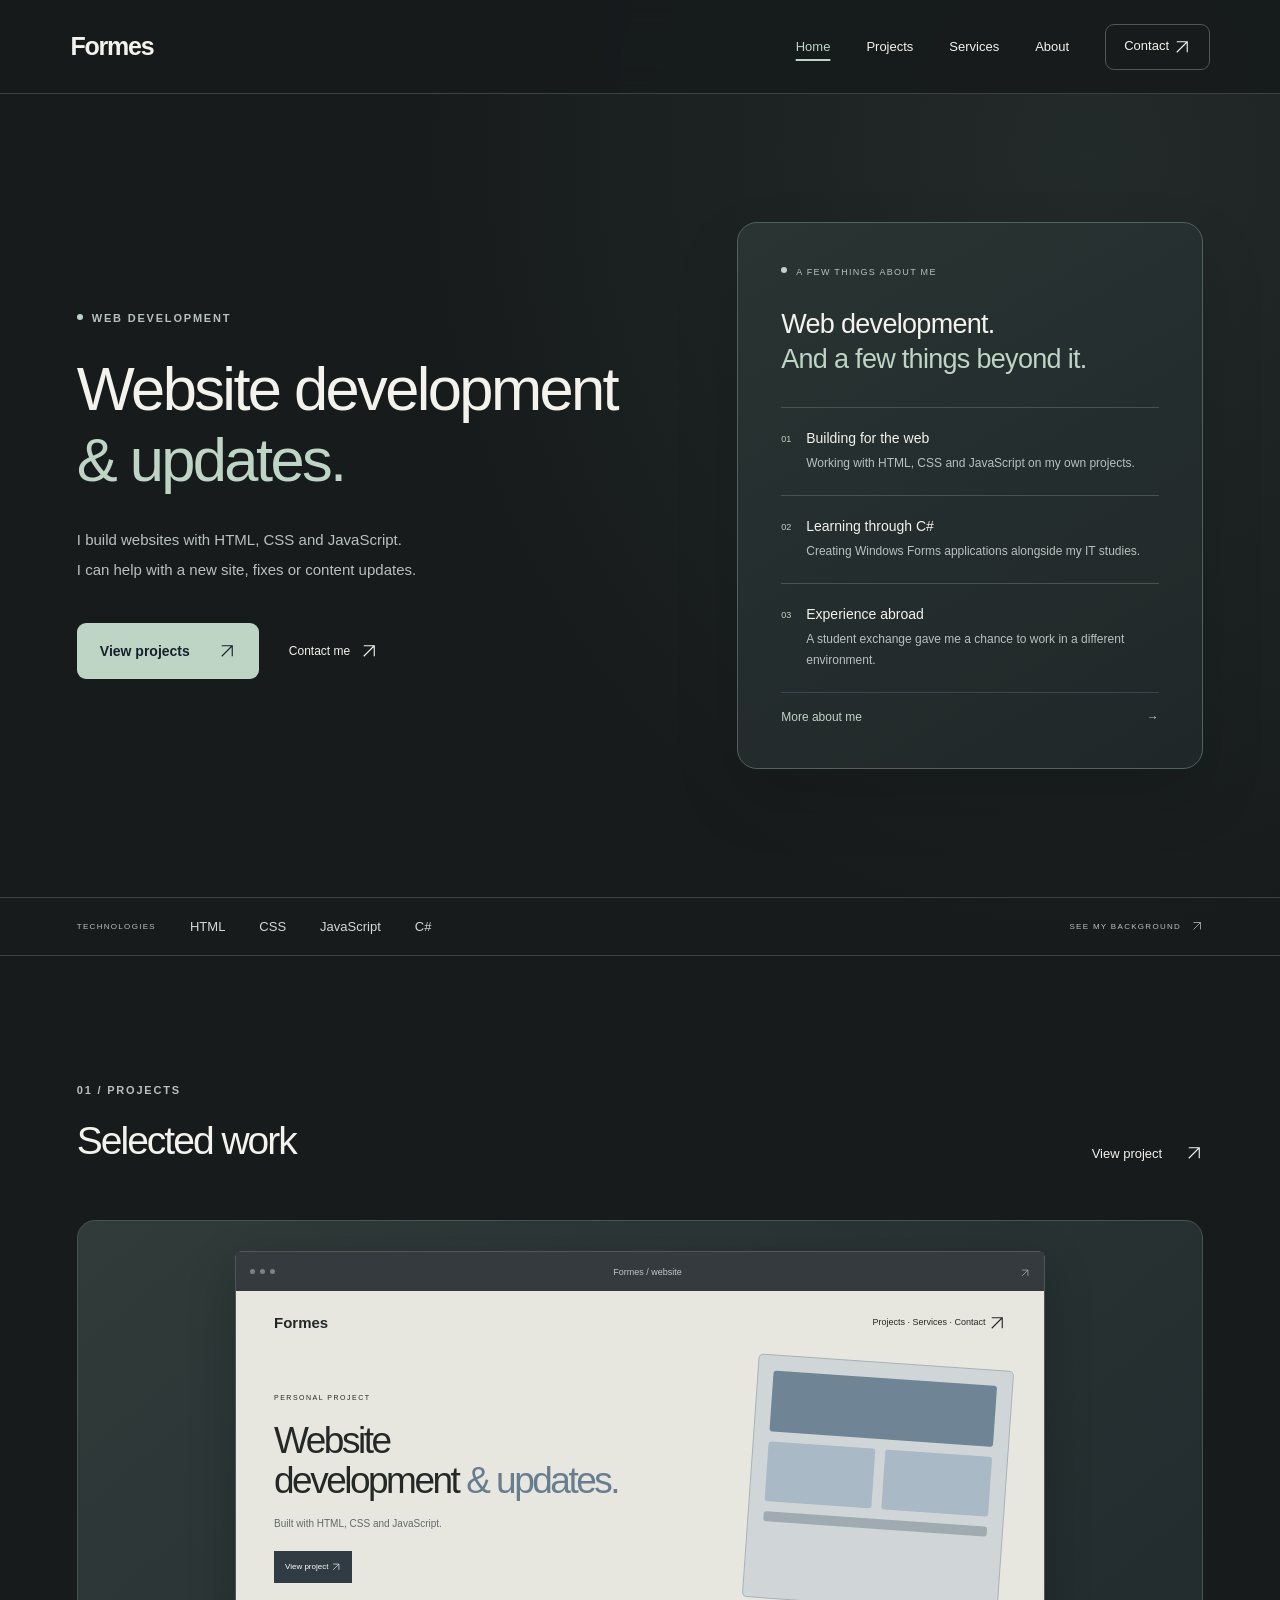
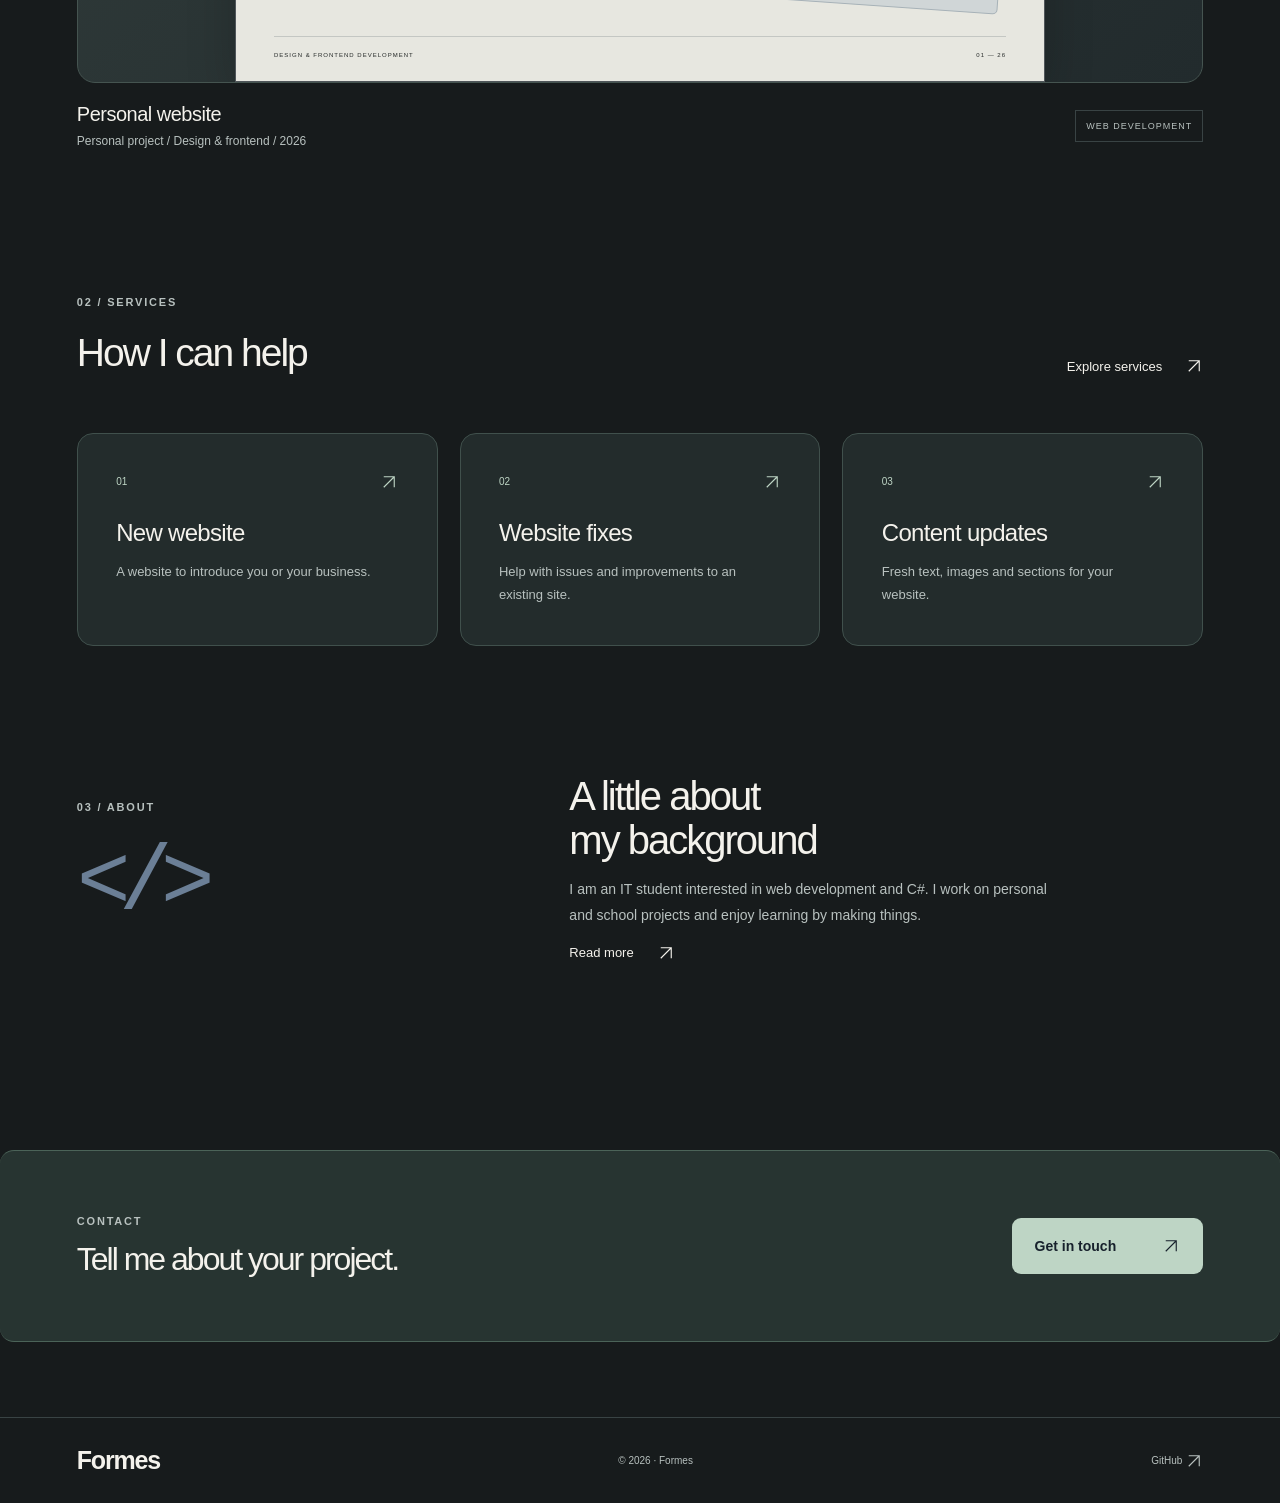
<file: index.html>
<!doctype html><html lang="en"><head><meta charset="utf-8"><meta name="viewport" content="width=device-width, initial-scale=1"><meta name="description" content="Web development, website fixes and content updates. Explore personal projects and get in touch to discuss your website."><meta name="theme-color" content="#151719"><title>Web Development — Formes</title><link rel="stylesheet" href="style.css"></head><body><header><a class="brand" href="index.html">Formes</a><button class="menu" aria-expanded="false" aria-controls="navigation">Menu <span>+</span></button><nav id="navigation"><a href="index.html" aria-current="page" >Home</a><a href="projects.html" >Projects</a><a href="services.html" >Services</a><a href="About.html" >About</a><a href="contactme.html" class="nav-contact">Contact <svg class="icon" viewBox="0 0 24 24" fill="none" stroke="currentColor" stroke-width="1.5" aria-hidden="true"><path d="M5 19 19 5M5 5h14v14"/></svg></a></nav></header><main><section class="home-hero wrap"><div class="hero-copy"><span class="eyebrow"><span class="dot"></span>WEB DEVELOPMENT</span><h1>Website development<br><span>&amp; updates.</span></h1><p>I build websites with HTML, CSS and JavaScript.<br>I can help with a new site, fixes or content updates.</p><div class="hero-actions"><a class="button" href="projects.html">View projects <svg class="icon" viewBox="0 0 24 24" fill="none" stroke="currentColor" stroke-width="1.5" aria-hidden="true"><path d="M5 19 19 5M5 5h14v14"/></svg></a><a class="text-link" href="contactme.html">Contact me <svg class="icon" viewBox="0 0 24 24" fill="none" stroke="currentColor" stroke-width="1.5" aria-hidden="true"><path d="M5 19 19 5M5 5h14v14"/></svg></a></div></div><aside class="personal-card"><div class="personal-card-top"><span class="dot"></span>A FEW THINGS ABOUT ME</div><h2>Web development.<br><span>And a few things beyond it.</span></h2><div class="personal-row"><span>01</span><div><h3>Building for the web</h3><p>Working with HTML, CSS and JavaScript on my own projects.</p></div></div><div class="personal-row"><span>02</span><div><h3>Learning through C#</h3><p>Creating Windows Forms applications alongside my IT studies.</p></div></div><div class="personal-row"><span>03</span><div><h3>Experience abroad</h3><p>A student exchange gave me a chance to work in a different environment.</p></div></div><a class="personal-more" href="About.html">More about me <span>→</span></a></aside></section><div class="tech-strip wrap"><span>TECHNOLOGIES</span><b>HTML</b><b>CSS</b><b>JavaScript</b><b>C#</b><span>SEE MY BACKGROUND <svg class="icon" viewBox="0 0 24 24" fill="none" stroke="currentColor" stroke-width="1.5" aria-hidden="true"><path d="M5 19 19 5M5 5h14v14"/></svg></span></div><section class="home-work wrap"><div class="section-head"><div><span class="eyebrow">01 / PROJECTS</span><h2>Selected work</h2></div><a class="text-link" href="projects.html">View project <svg class="icon" viewBox="0 0 24 24" fill="none" stroke="currentColor" stroke-width="1.5" aria-hidden="true"><path d="M5 19 19 5M5 5h14v14"/></svg></a></div><a class="project-preview" href="projects.html#detail" aria-label="View the personal website project"><div class="browser"><div class="browser-bar"><i></i><i></i><i></i><span>Formes / website</span><b><svg class="icon" viewBox="0 0 24 24" fill="none" stroke="currentColor" stroke-width="1.5" aria-hidden="true"><path d="M5 19 19 5M5 5h14v14"/></svg></b></div><div class="mock-page"><div class="mock-nav">Formes<span>Projects · Services · Contact <svg class="icon" viewBox="0 0 24 24" fill="none" stroke="currentColor" stroke-width="1.5" aria-hidden="true"><path d="M5 19 19 5M5 5h14v14"/></svg></span></div><div class="mock-content"><div><small>PERSONAL PROJECT</small><h3>Website<br>development <em>&amp; updates.</em></h3><p>Built with HTML, CSS and JavaScript.</p><span class="mock-btn">View project <svg class="icon" viewBox="0 0 24 24" fill="none" stroke="currentColor" stroke-width="1.5" aria-hidden="true"><path d="M5 19 19 5M5 5h14v14"/></svg></span></div><div class="layout-art" aria-hidden="true"><div></div><div></div><div></div><div></div></div></div><div class="mock-footer">DESIGN &amp; FRONTEND DEVELOPMENT <span>01 — 26</span></div></div></div></a><div class="project-caption"><div><h3>Personal website</h3><p>Personal project / Design &amp; frontend / 2026</p></div><span class="project-tag">WEB DEVELOPMENT</span></div></section><section class="home-services wrap"><div class="section-head"><div><span class="eyebrow">02 / SERVICES</span><h2>How I can help</h2></div><a class="text-link" href="services.html">Explore services <svg class="icon" viewBox="0 0 24 24" fill="none" stroke="currentColor" stroke-width="1.5" aria-hidden="true"><path d="M5 19 19 5M5 5h14v14"/></svg></a></div><div class="service-teasers"><a href="services.html#novy-web"><span class="teaser-top">01 <svg class="icon" viewBox="0 0 24 24" fill="none" stroke="currentColor" stroke-width="1.5" aria-hidden="true"><path d="M5 19 19 5M5 5h14v14"/></svg></span><h3>New website</h3><p>A website to introduce you or your business.</p></a><a href="services.html#oprava-webu"><span class="teaser-top">02 <svg class="icon" viewBox="0 0 24 24" fill="none" stroke="currentColor" stroke-width="1.5" aria-hidden="true"><path d="M5 19 19 5M5 5h14v14"/></svg></span><h3>Website fixes</h3><p>Help with issues and improvements to an existing site.</p></a><a href="services.html#upravy-obsahu"><span class="teaser-top">03 <svg class="icon" viewBox="0 0 24 24" fill="none" stroke="currentColor" stroke-width="1.5" aria-hidden="true"><path d="M5 19 19 5M5 5h14v14"/></svg></span><h3>Content updates</h3><p>Fresh text, images and sections for your website.</p></a></div></section><section class="home-about wrap"><div class="about-label"><span class="eyebrow">03 / ABOUT</span><span class="about-small-mark" aria-hidden="true">&lt;/&gt;</span></div><div><h2>A little about<br>my background</h2><p>I am an IT student interested in web development and C#. I work on personal and school projects and enjoy learning by making things.</p><a class="text-link" href="About.html">Read more <svg class="icon" viewBox="0 0 24 24" fill="none" stroke="currentColor" stroke-width="1.5" aria-hidden="true"><path d="M5 19 19 5M5 5h14v14"/></svg></a></div></section><section class="mini-cta wrap"><div><span class="eyebrow">CONTACT</span><h2>Tell me about your project.</h2></div><a class="button" href="contactme.html">Get in touch <svg class="icon" viewBox="0 0 24 24" fill="none" stroke="currentColor" stroke-width="1.5" aria-hidden="true"><path d="M5 19 19 5M5 5h14v14"/></svg></a></section></main><footer class="wrap"><a class="brand" href="index.html">Formes</a><span>© 2026 · Formes</span><a href="https://github.com/jannriv" target="_blank" rel="noopener noreferrer">GitHub <svg class="icon" viewBox="0 0 24 24" fill="none" stroke="currentColor" stroke-width="1.5" aria-hidden="true"><path d="M5 19 19 5M5 5h14v14"/></svg></a></footer><script src="script.js"></script></body></html>
</file>
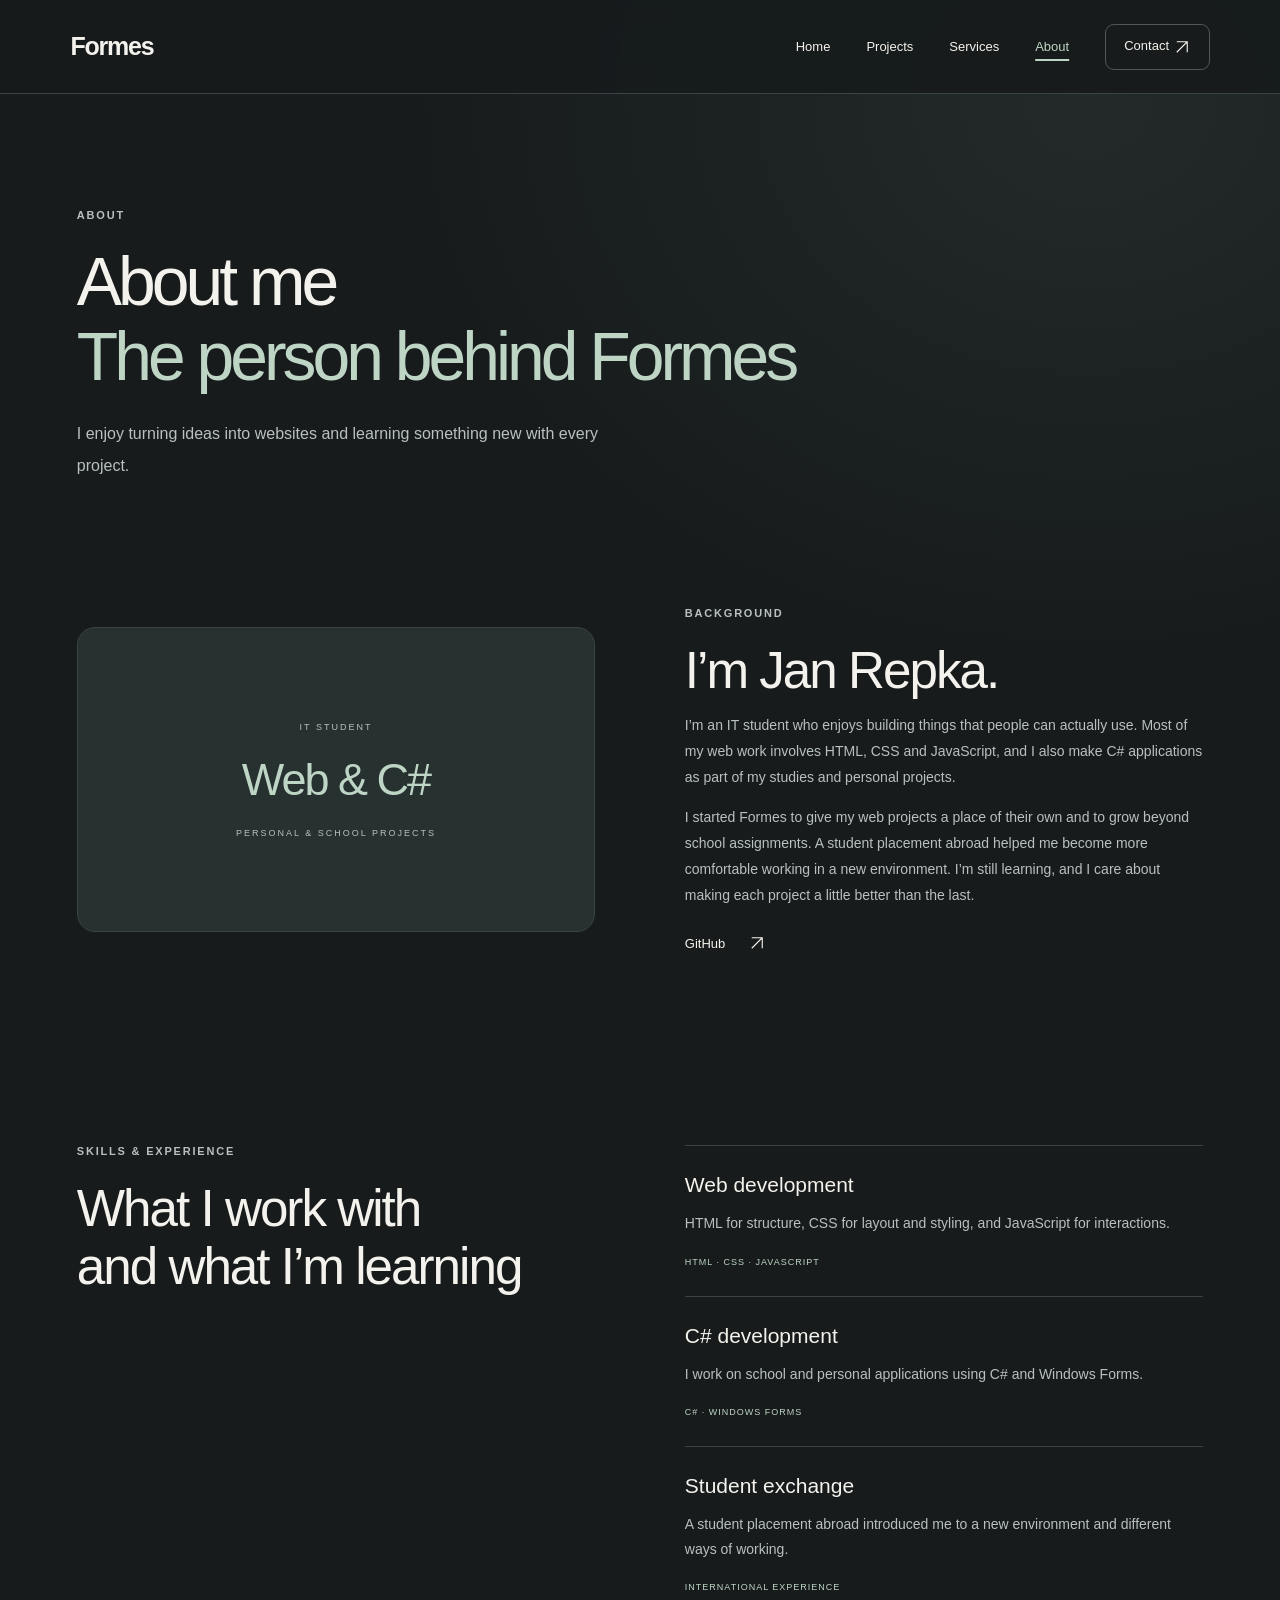
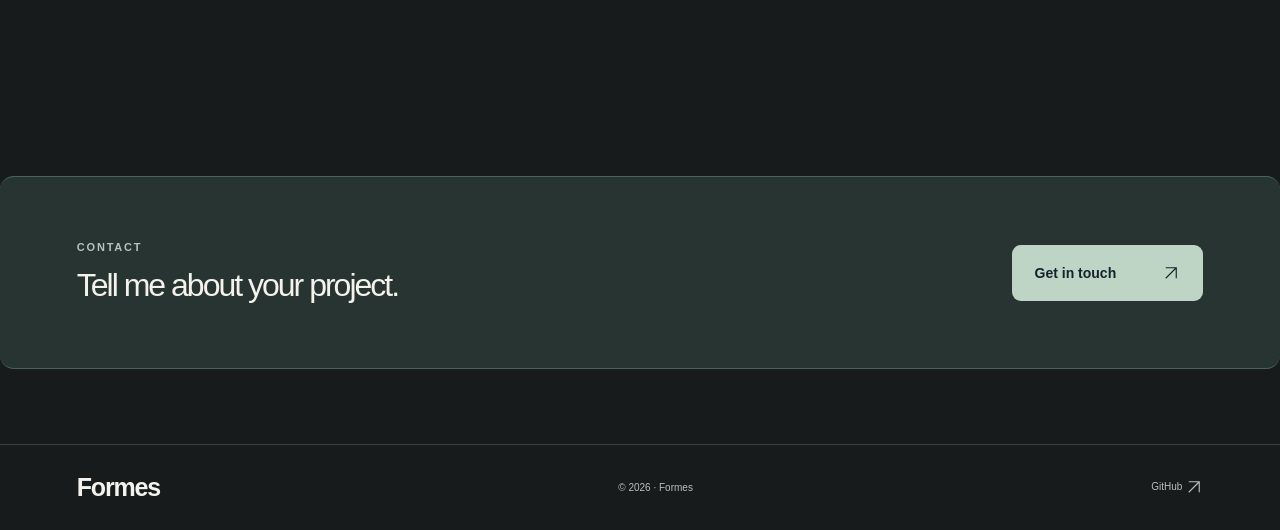
<file: About.html>
<!doctype html><html lang="en"><head><meta charset="utf-8"><meta name="viewport" content="width=device-width, initial-scale=1"><meta name="description" content="Web development, website fixes and content updates. Explore personal projects and get in touch to discuss your website."><meta name="theme-color" content="#151719"><title>About — Formes</title><link rel="stylesheet" href="style.css"></head><body><header><a class="brand" href="index.html">Formes</a><button class="menu" aria-expanded="false" aria-controls="navigation">Menu <span>+</span></button><nav id="navigation"><a href="index.html" >Home</a><a href="projects.html" >Projects</a><a href="services.html" >Services</a><a href="About.html" aria-current="page" >About</a><a href="contactme.html" class="nav-contact">Contact <svg class="icon" viewBox="0 0 24 24" fill="none" stroke="currentColor" stroke-width="1.5" aria-hidden="true"><path d="M5 19 19 5M5 5h14v14"/></svg></a></nav></header><main><section class="page-intro wrap"><span class="eyebrow">ABOUT</span><h1>About me<br><span>The person behind Formes</span></h1><p>I enjoy turning ideas into websites and learning something new with every project.</p></section><section class="about wrap" id="o-mne"><div class="about-mark profile-facts"><span>IT STUDENT</span><strong>Web & C#</strong><span>PERSONAL & SCHOOL PROJECTS</span></div><div><span class="eyebrow">BACKGROUND</span><h2>I’m Jan Repka.</h2><p>I’m an IT student who enjoys building things that people can actually use. Most of my web work involves HTML, CSS and JavaScript, and I also make C# applications as part of my studies and personal projects.</p><p>I started Formes to give my web projects a place of their own and to grow beyond school assignments. A student placement abroad helped me become more comfortable working in a new environment. I’m still learning, and I care about making each project a little better than the last.</p><a class="text-link" href="https://github.com/jannriv" target="_blank" rel="noopener noreferrer">GitHub <span><svg class="icon" viewBox="0 0 24 24" fill="none" stroke="currentColor" stroke-width="1.5" aria-hidden="true"><path d="M5 19 19 5M5 5h14v14"/></svg></span></a></div></section><section class="skills-section wrap"><div><span class="eyebrow">SKILLS &amp; EXPERIENCE</span><h2>What I work with<br>and what I’m learning</h2></div><div class="skill-rows"><article><h3>Web development</h3><p>HTML for structure, CSS for layout and styling, and JavaScript for interactions.</p><span>HTML · CSS · JAVASCRIPT</span></article><article><h3>C# development</h3><p>I work on school and personal applications using C# and Windows Forms.</p><span>C# · WINDOWS FORMS</span></article><article><h3>Student exchange</h3><p>A student placement abroad introduced me to a new environment and different ways of working.</p><span>INTERNATIONAL EXPERIENCE</span></article></div></section><section class="mini-cta wrap"><div><span class="eyebrow">CONTACT</span><h2>Tell me about your project.</h2></div><a class="button" href="contactme.html">Get in touch <svg class="icon" viewBox="0 0 24 24" fill="none" stroke="currentColor" stroke-width="1.5" aria-hidden="true"><path d="M5 19 19 5M5 5h14v14"/></svg></a></section></main><footer class="wrap"><a class="brand" href="index.html">Formes</a><span>© 2026 · Formes</span><a href="https://github.com/jannriv" target="_blank" rel="noopener noreferrer">GitHub <svg class="icon" viewBox="0 0 24 24" fill="none" stroke="currentColor" stroke-width="1.5" aria-hidden="true"><path d="M5 19 19 5M5 5h14v14"/></svg></a></footer><script src="script.js"></script></body></html>
</file>
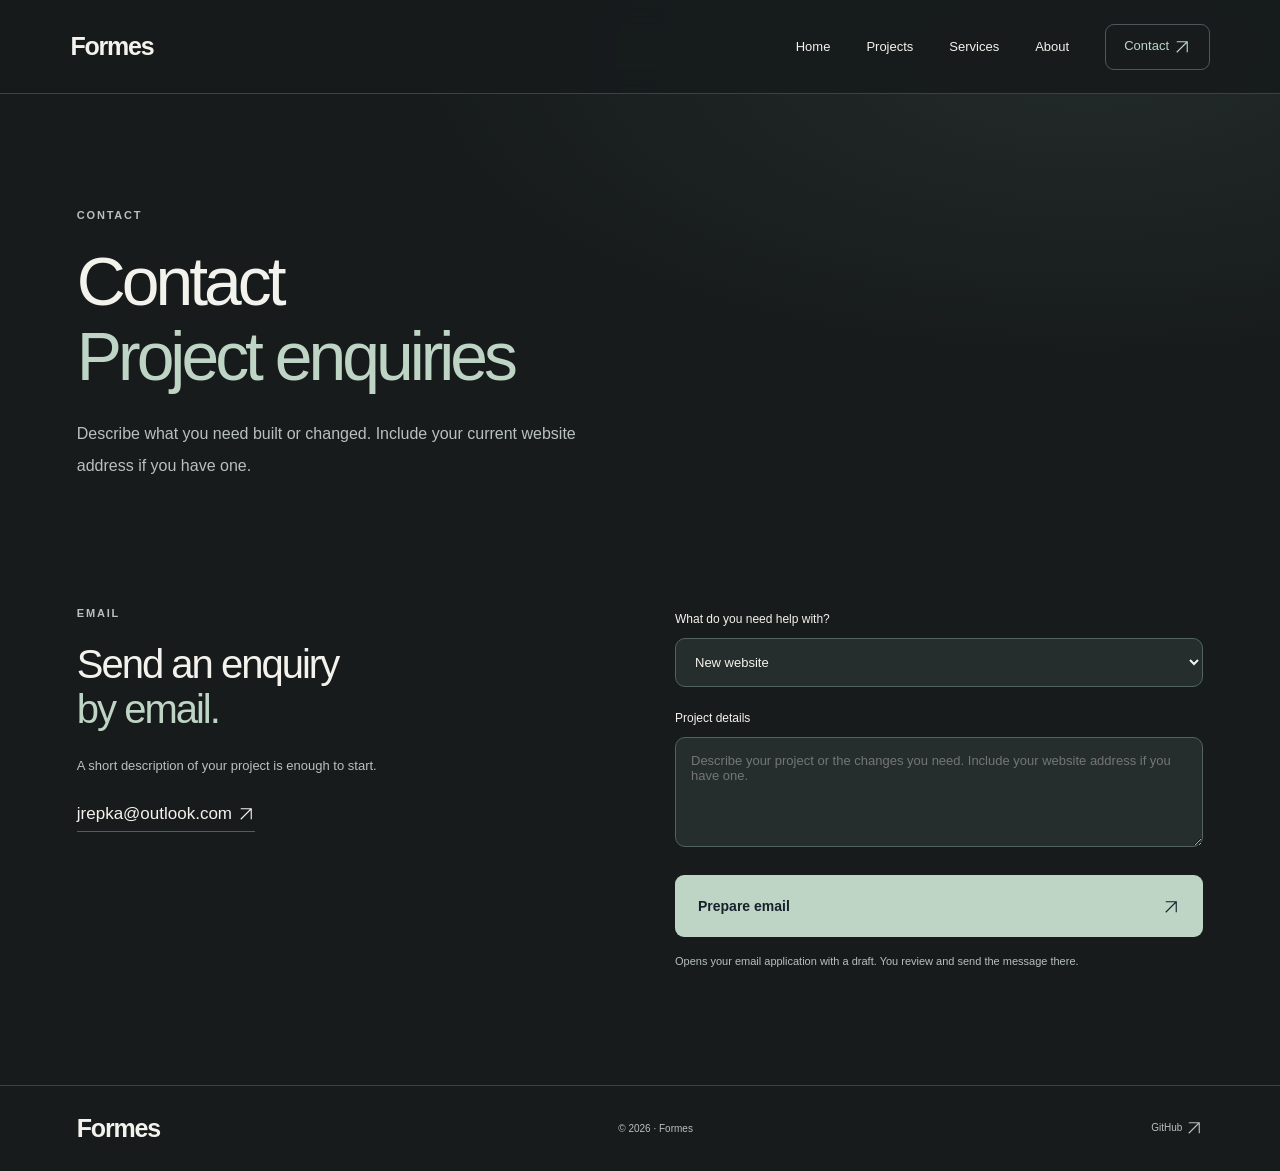
<file: contactme.html>
<!doctype html><html lang="en"><head><meta charset="utf-8"><meta name="viewport" content="width=device-width, initial-scale=1"><meta name="description" content="Web development, website fixes and content updates. Explore personal projects and get in touch to discuss your website."><meta name="theme-color" content="#151719"><title>Contact — Formes</title><link rel="stylesheet" href="style.css"></head><body><header><a class="brand" href="index.html">Formes</a><button class="menu" aria-expanded="false" aria-controls="navigation">Menu <span>+</span></button><nav id="navigation"><a href="index.html" >Home</a><a href="projects.html" >Projects</a><a href="services.html" >Services</a><a href="About.html" >About</a><a href="contactme.html" aria-current="page" class="nav-contact">Contact <svg class="icon" viewBox="0 0 24 24" fill="none" stroke="currentColor" stroke-width="1.5" aria-hidden="true"><path d="M5 19 19 5M5 5h14v14"/></svg></a></nav></header><main><section class="page-intro wrap"><span class="eyebrow">CONTACT</span><h1>Contact<br><span>Project enquiries</span></h1><p>Describe what you need built or changed. Include your current website address if you have one.</p></section><section class="contact wrap contact-page" id="kontakt"><div><span class="eyebrow">EMAIL</span><h2>Send an enquiry<br><span>by email.</span></h2><p>A short description of your project is enough to start.</p><a class="email" href="mailto:jrepka@outlook.com">jrepka@outlook.com <svg class="icon" viewBox="0 0 24 24" fill="none" stroke="currentColor" stroke-width="1.5" aria-hidden="true"><path d="M5 19 19 5M5 5h14v14"/></svg></a></div><form id="inquiry"><label for="kind">What do you need help with?</label><select id="kind" name="service"><option>New website</option><option>Website fixes</option><option>Content updates</option><option>Something else</option></select><label for="message">Project details</label><textarea id="message" name="message" rows="4" required placeholder="Describe your project or the changes you need. Include your website address if you have one."></textarea><button class="button" type="submit">Prepare email <span><svg class="icon" viewBox="0 0 24 24" fill="none" stroke="currentColor" stroke-width="1.5" aria-hidden="true"><path d="M5 19 19 5M5 5h14v14"/></svg></span></button><p class="form-note">Opens your email application with a draft. You review and send the message there.</p><p id="status" role="status"></p></form></section></main><footer class="wrap"><a class="brand" href="index.html">Formes</a><span>© 2026 · Formes</span><a href="https://github.com/jannriv" target="_blank" rel="noopener noreferrer">GitHub <svg class="icon" viewBox="0 0 24 24" fill="none" stroke="currentColor" stroke-width="1.5" aria-hidden="true"><path d="M5 19 19 5M5 5h14v14"/></svg></a></footer><script src="script.js"></script></body></html>
</file>
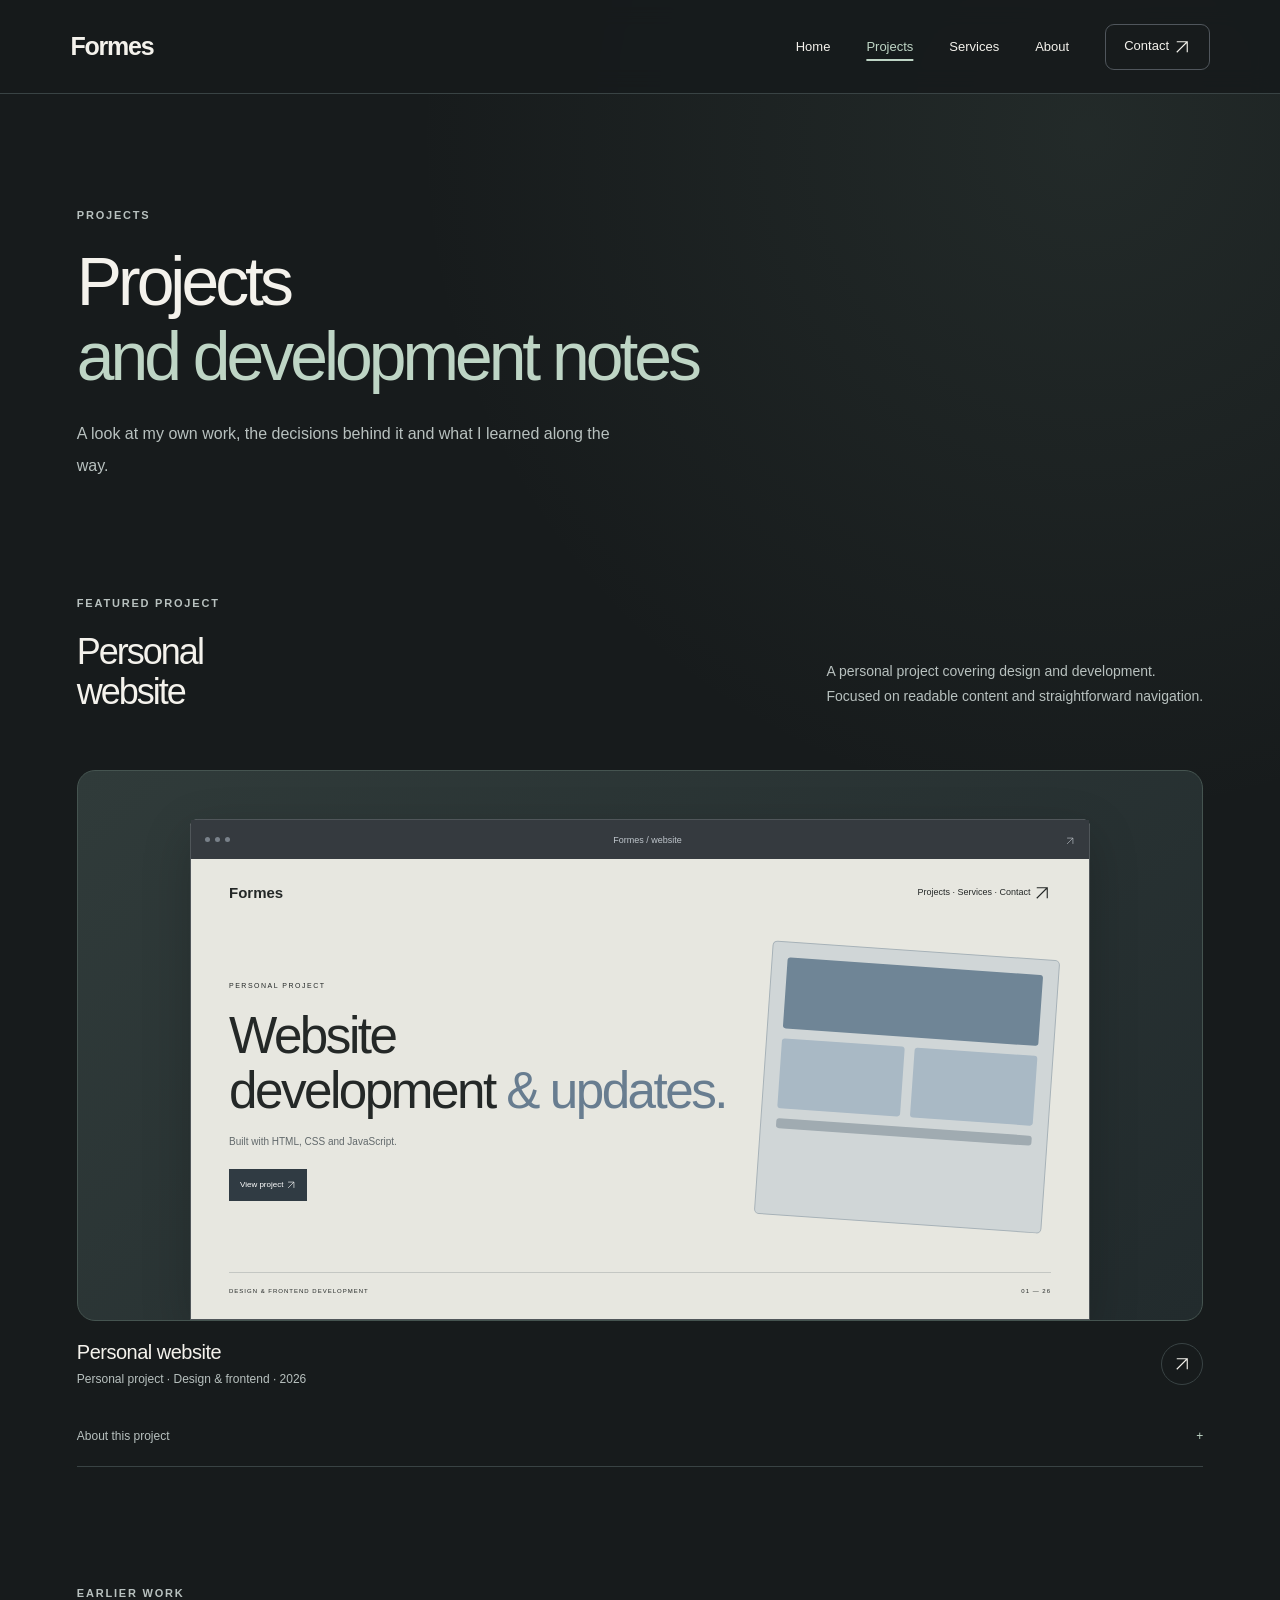
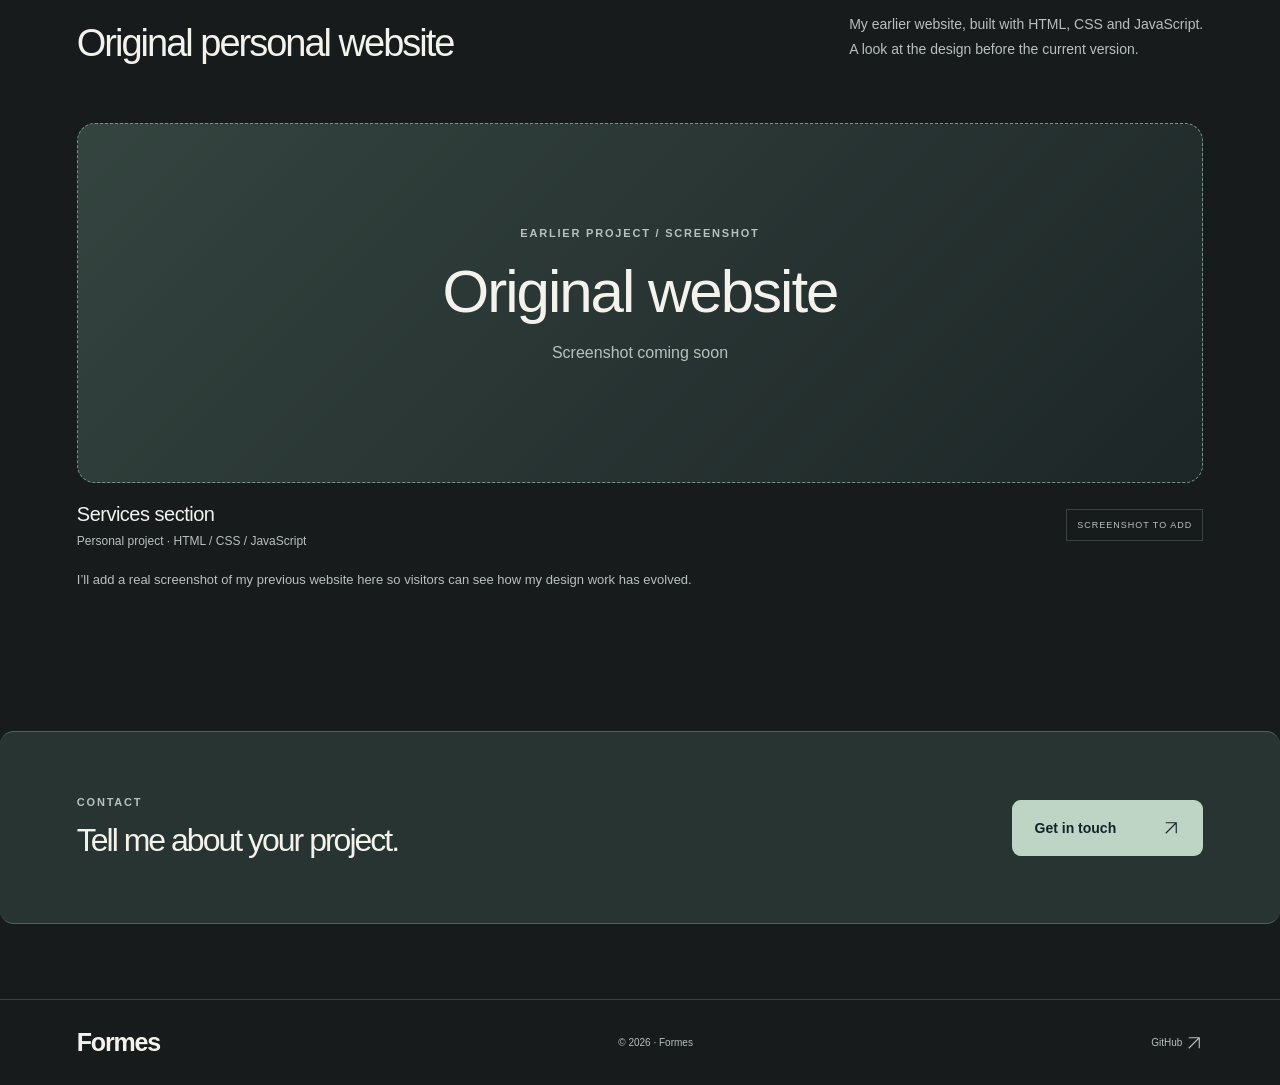
<file: projects.html>
<!doctype html><html lang="en"><head><meta charset="utf-8"><meta name="viewport" content="width=device-width, initial-scale=1"><meta name="description" content="Web development, website fixes and content updates. Explore personal projects and get in touch to discuss your website."><meta name="theme-color" content="#151719"><title>Projects — Formes</title><link rel="stylesheet" href="style.css"></head><body><header><a class="brand" href="index.html">Formes</a><button class="menu" aria-expanded="false" aria-controls="navigation">Menu <span>+</span></button><nav id="navigation"><a href="index.html" >Home</a><a href="projects.html" aria-current="page" >Projects</a><a href="services.html" >Services</a><a href="About.html" >About</a><a href="contactme.html" class="nav-contact">Contact <svg class="icon" viewBox="0 0 24 24" fill="none" stroke="currentColor" stroke-width="1.5" aria-hidden="true"><path d="M5 19 19 5M5 5h14v14"/></svg></a></nav></header><main><section class="page-intro wrap"><span class="eyebrow">PROJECTS</span><h1>Projects<br><span>and development notes</span></h1><p>A look at my own work, the decisions behind it and what I learned along the way.</p></section><section class="work wrap interior-section" id="prace"><div class="section-head"><div><span class="eyebrow">FEATURED PROJECT</span><h2>Personal<br>website</h2></div><p>A personal project covering design and development.<br>Focused on readable content and straightforward navigation.</p></div><a class="project-preview" href="#detail" aria-label="View the personal website project"><div class="browser"><div class="browser-bar"><i></i><i></i><i></i><span>Formes / website</span><b><svg class="icon" viewBox="0 0 24 24" fill="none" stroke="currentColor" stroke-width="1.5" aria-hidden="true"><path d="M5 19 19 5M5 5h14v14"/></svg></b></div><div class="mock-page"><div class="mock-nav">Formes<span>Projects · Services · Contact <svg class="icon" viewBox="0 0 24 24" fill="none" stroke="currentColor" stroke-width="1.5" aria-hidden="true"><path d="M5 19 19 5M5 5h14v14"/></svg></span></div><div class="mock-content"><div><small>PERSONAL PROJECT</small><h3>Website<br>development <em>&amp; updates.</em></h3><p>Built with HTML, CSS and JavaScript.</p><span class="mock-btn">View project <svg class="icon" viewBox="0 0 24 24" fill="none" stroke="currentColor" stroke-width="1.5" aria-hidden="true"><path d="M5 19 19 5M5 5h14v14"/></svg></span></div><div class="layout-art" aria-hidden="true"><div></div><div></div><div></div><div></div></div></div><div class="mock-footer">DESIGN &amp; FRONTEND DEVELOPMENT <span>01 — 26</span></div></div></div></a><div class="project-caption"><div><h3>Personal website</h3><p>Personal project · Design &amp; frontend · 2026</p></div><a href="#detail" class="round" aria-label="Open project details"><svg class="icon" viewBox="0 0 24 24" fill="none" stroke="currentColor" stroke-width="1.5" aria-hidden="true"><path d="M5 19 19 5M5 5h14v14"/></svg></a></div><details id="detail" class="project-detail"><summary>About this project <span>+</span></summary><p>This redesign uses a restrained colour palette, a short homepage and separate pages for projects, services and background. The navigation adapts to smaller screens, and content remains accessible without hover effects. The image above is a stylised design preview of my own website, not a client project.</p></details></section><section class="legacy-project wrap"><div class="section-head"><div><span class="eyebrow">EARLIER WORK</span><h2>Original personal website</h2></div><p>My earlier website, built with HTML, CSS and JavaScript.<br>A look at the design before the current version.</p></div><div class="legacy-image-link legacy-placeholder" role="img" aria-label="Screenshot of earlier website will be added here"><div class="legacy-placeholder-inner"><span class="eyebrow">EARLIER PROJECT / SCREENSHOT</span><strong>Original website</strong><p>Screenshot coming soon</p></div></div><div class="project-caption"><div><h3>Services section</h3><p>Personal project · HTML / CSS / JavaScript</p></div><span class="project-tag">SCREENSHOT TO ADD</span></div><p class="legacy-note">I’ll add a real screenshot of my previous website here so visitors can see how my design work has evolved.</p></section><section class="mini-cta wrap"><div><span class="eyebrow">CONTACT</span><h2>Tell me about your project.</h2></div><a class="button" href="contactme.html">Get in touch <svg class="icon" viewBox="0 0 24 24" fill="none" stroke="currentColor" stroke-width="1.5" aria-hidden="true"><path d="M5 19 19 5M5 5h14v14"/></svg></a></section></main><footer class="wrap"><a class="brand" href="index.html">Formes</a><span>© 2026 · Formes</span><a href="https://github.com/jannriv" target="_blank" rel="noopener noreferrer">GitHub <svg class="icon" viewBox="0 0 24 24" fill="none" stroke="currentColor" stroke-width="1.5" aria-hidden="true"><path d="M5 19 19 5M5 5h14v14"/></svg></a></footer><script src="script.js"></script></body></html>
</file>
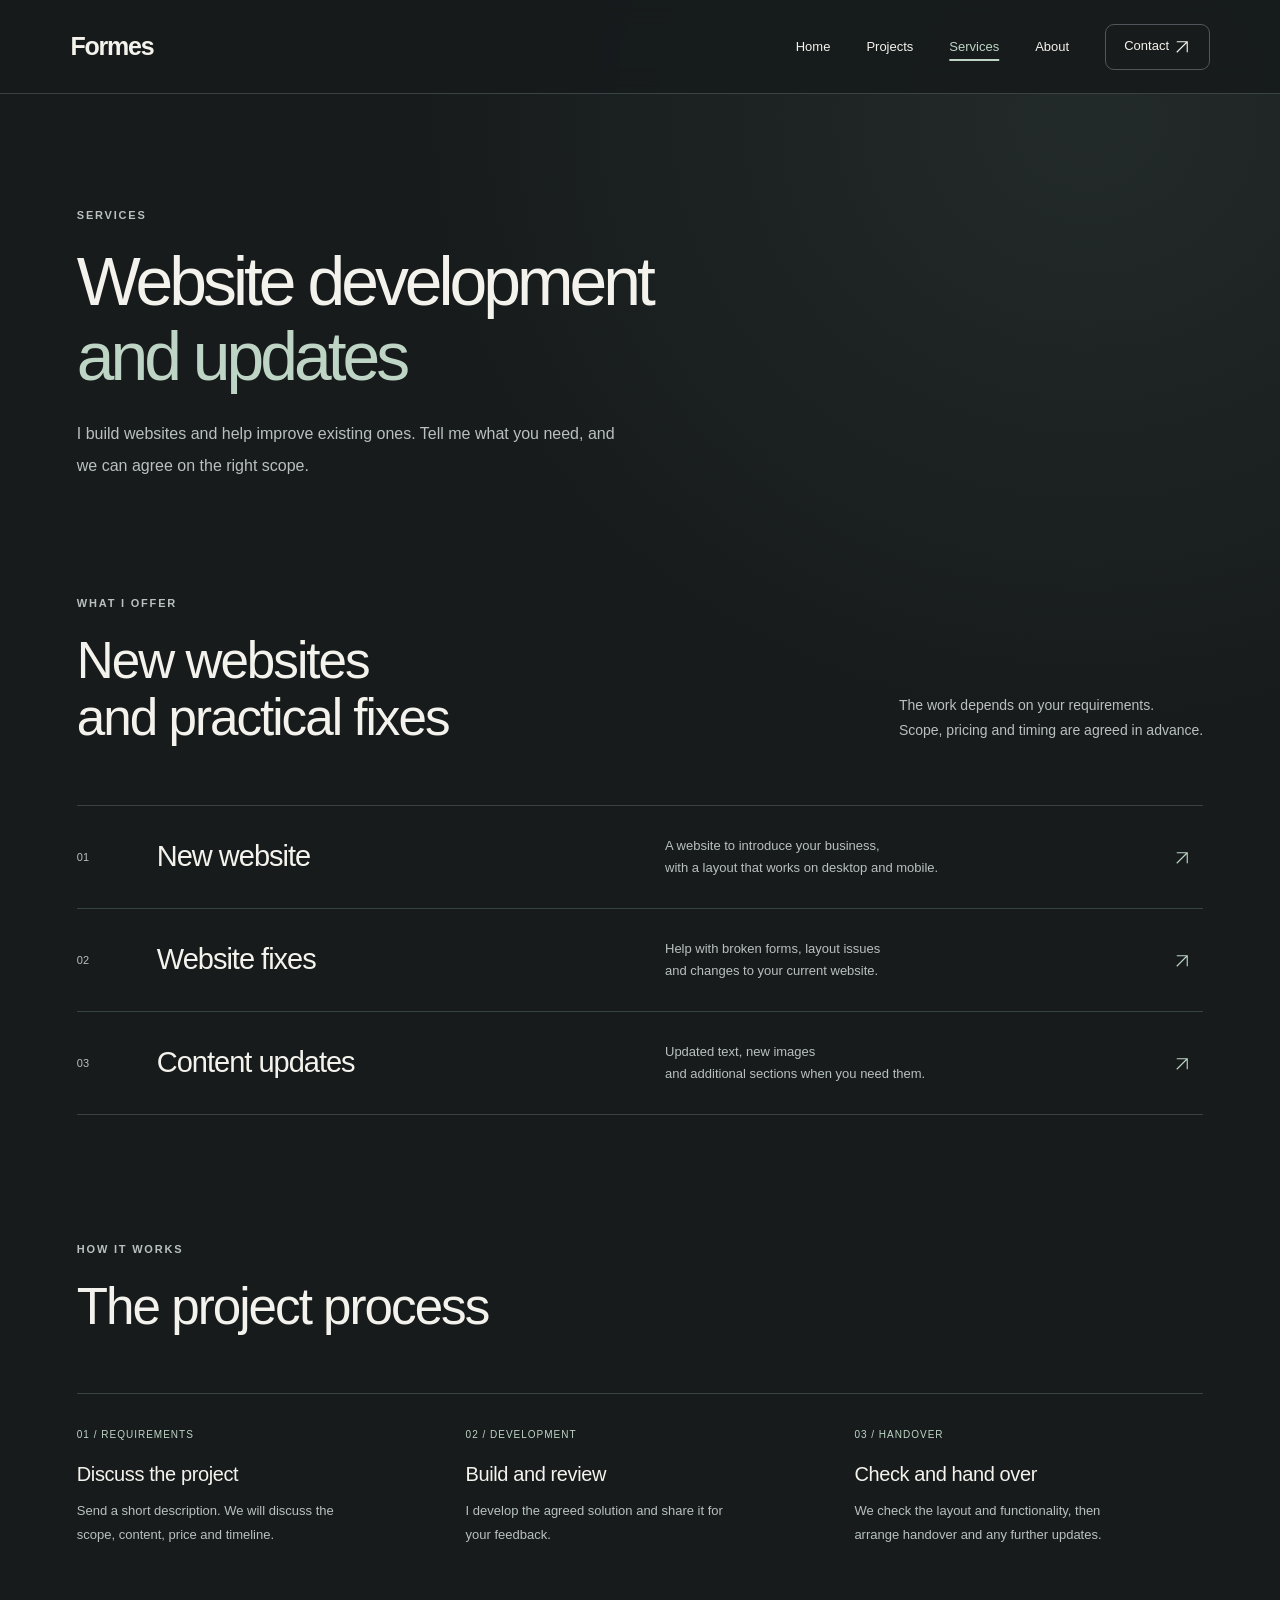
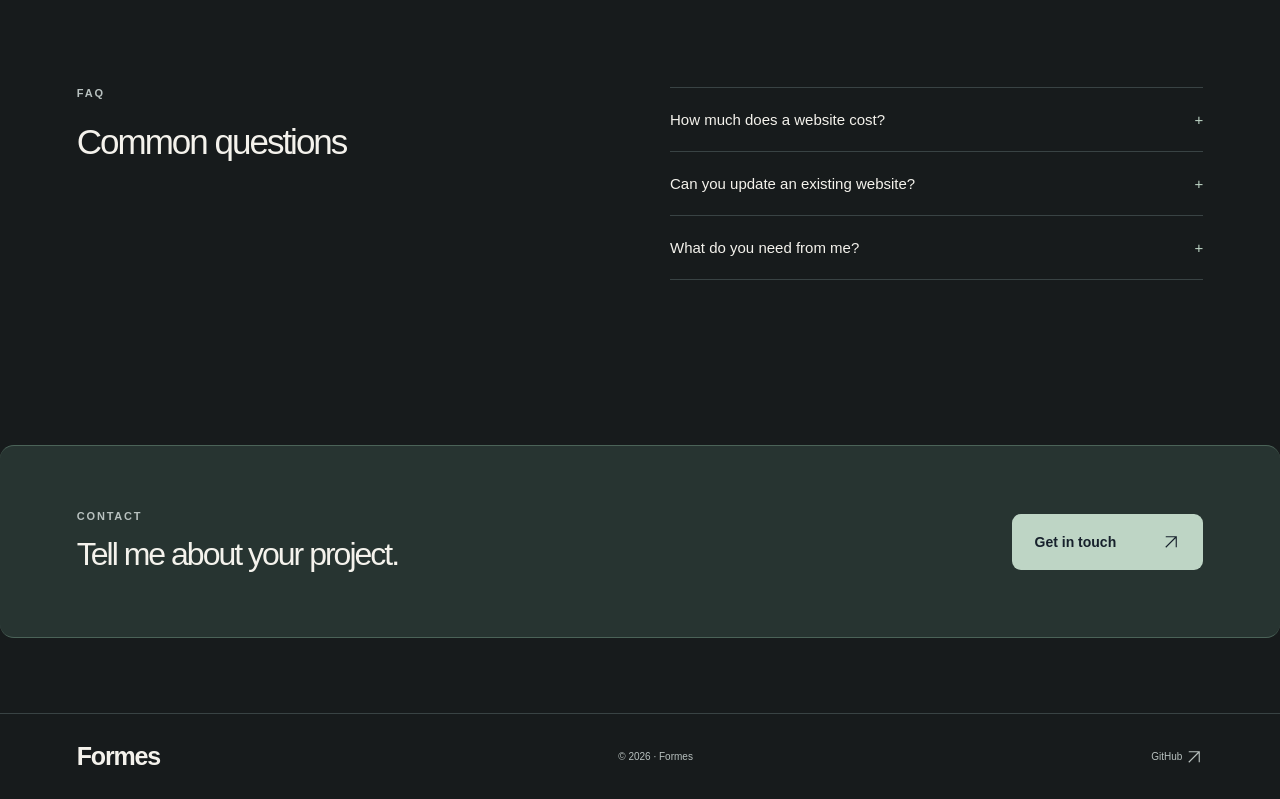
<file: services.html>
<!doctype html><html lang="en"><head><meta charset="utf-8"><meta name="viewport" content="width=device-width, initial-scale=1"><meta name="description" content="Web development, website fixes and content updates. Explore personal projects and get in touch to discuss your website."><meta name="theme-color" content="#151719"><title>Services — Formes</title><link rel="stylesheet" href="style.css"></head><body><header><a class="brand" href="index.html">Formes</a><button class="menu" aria-expanded="false" aria-controls="navigation">Menu <span>+</span></button><nav id="navigation"><a href="index.html" >Home</a><a href="projects.html" >Projects</a><a href="services.html" aria-current="page" >Services</a><a href="About.html" >About</a><a href="contactme.html" class="nav-contact">Contact <svg class="icon" viewBox="0 0 24 24" fill="none" stroke="currentColor" stroke-width="1.5" aria-hidden="true"><path d="M5 19 19 5M5 5h14v14"/></svg></a></nav></header><main><section class="page-intro wrap"><span class="eyebrow">SERVICES</span><h1>Website development<br><span>and updates</span></h1><p>I build websites and help improve existing ones. Tell me what you need, and we can agree on the right scope.</p></section><section class="services wrap" id="sluzby"><div class="section-head"><div><span class="eyebrow">WHAT I OFFER</span><h2>New websites<br>and practical fixes</h2></div><p>The work depends on your requirements.<br>Scope, pricing and timing are agreed in advance.</p></div><a class="service" href="contactme.html" id="novy-web" data-service="New website"><span class="number">01</span><h3>New website</h3><p>A website to introduce your business,<br>with a layout that works on desktop and mobile.</p><span class="arrow"><svg class="icon" viewBox="0 0 24 24" fill="none" stroke="currentColor" stroke-width="1.5" aria-hidden="true"><path d="M5 19 19 5M5 5h14v14"/></svg></span></a><a class="service" href="contactme.html" id="oprava-webu" data-service="Website fixes"><span class="number">02</span><h3>Website fixes</h3><p>Help with broken forms, layout issues<br>and changes to your current website.</p><span class="arrow"><svg class="icon" viewBox="0 0 24 24" fill="none" stroke="currentColor" stroke-width="1.5" aria-hidden="true"><path d="M5 19 19 5M5 5h14v14"/></svg></span></a><a class="service" href="contactme.html" id="upravy-obsahu" data-service="Content updates"><span class="number">03</span><h3>Content updates</h3><p>Updated text, new images<br>and additional sections when you need them.</p><span class="arrow"><svg class="icon" viewBox="0 0 24 24" fill="none" stroke="currentColor" stroke-width="1.5" aria-hidden="true"><path d="M5 19 19 5M5 5h14v14"/></svg></span></a></section><section class="process wrap"><div class="section-head"><div><span class="eyebrow">HOW IT WORKS</span><h2>The project process</h2></div></div><div class="steps"><article><span>01 / REQUIREMENTS</span><h3>Discuss the project</h3><p>Send a short description. We will discuss the scope, content, price and timeline.</p></article><article><span>02 / DEVELOPMENT</span><h3>Build and review</h3><p>I develop the agreed solution and share it for your feedback.</p></article><article><span>03 / HANDOVER</span><h3>Check and hand over</h3><p>We check the layout and functionality, then arrange handover and any further updates.</p></article></div></section><section class="faq wrap"><div><span class="eyebrow">FAQ</span><h2>Common questions</h2></div><div><details><summary>How much does a website cost?<span>+</span></summary><p>It depends on the scope and the condition of any existing website. I will suggest a price after reviewing your requirements. An enquiry does not commit you to a project.</p></details><details><summary>Can you update an existing website?<span>+</span></summary><p>Send the website address and a description of the change. I will first check how it was built and whether I can help.</p></details><details><summary>What do you need from me?<span>+</span></summary><p>A short description of your goals, plus any text and images you want to use. If you already have a website, include its address. We can discuss access later if needed.</p></details></div></section><section class="mini-cta wrap"><div><span class="eyebrow">CONTACT</span><h2>Tell me about your project.</h2></div><a class="button" href="contactme.html">Get in touch <svg class="icon" viewBox="0 0 24 24" fill="none" stroke="currentColor" stroke-width="1.5" aria-hidden="true"><path d="M5 19 19 5M5 5h14v14"/></svg></a></section></main><footer class="wrap"><a class="brand" href="index.html">Formes</a><span>© 2026 · Formes</span><a href="https://github.com/jannriv" target="_blank" rel="noopener noreferrer">GitHub <svg class="icon" viewBox="0 0 24 24" fill="none" stroke="currentColor" stroke-width="1.5" aria-hidden="true"><path d="M5 19 19 5M5 5h14v14"/></svg></a></footer><script src="script.js"></script></body></html>
</file>
<file: style.css>
:root{--bg:#151719;--panel:#1d2023;--line:#34383c;--text:#f0f0eb;--muted:#a6abb1;--accent:#a9c3e5}*{box-sizing:border-box}html{scroll-behavior:smooth;scroll-padding-top:90px}body{margin:0;background:var(--bg);color:var(--text);font-family:Arial,Helvetica,sans-serif;-webkit-font-smoothing:antialiased}a{color:inherit;text-decoration:none}button,input,select,textarea{font:inherit}button,a,summary,select{touch-action:manipulation}a:focus-visible,button:focus-visible,summary:focus-visible,select:focus-visible,textarea:focus-visible{outline:2px solid var(--accent);outline-offset:6px}header{height:94px;padding:0 5.5%;display:flex;justify-content:space-between;align-items:center;border-bottom:1px solid var(--line);background:var(--bg)}.brand{font-size:25px;letter-spacing:-1.2px;font-weight:700}.brand>span{font-size:12px;vertical-align:top;margin-left:4px}nav{display:flex;align-items:center;gap:36px;font-size:13px}nav a:hover,.text-link:hover{color:var(--accent)}.nav-contact{border:1px solid #50565c;padding:13px 18px;border-radius:3px}.nav-contact span{margin-left:20px}.menu{display:none}.wrap{max-width:1360px;margin:auto;padding-left:6%;padding-right:6%}.hero{padding-top:76px}.eyebrow{font-size:11px;letter-spacing:1.8px;font-weight:600;color:var(--muted);display:block}.dot{display:inline-block;background:var(--accent);width:6px;height:6px;border-radius:50%;margin-right:9px;vertical-align:2px}h1{font-size:clamp(64px,8.8vw,126px);letter-spacing:-7px;line-height:1.04;font-weight:500;margin:37px 0 35px}h1 span,.contact h2 span{color:var(--accent)}.hero-bottom{display:flex;align-items:center;gap:32px}.hero-bottom p{font-size:16px;line-height:1.7;color:var(--muted);margin:0 auto 0 0}.button{display:inline-flex;justify-content:space-between;align-items:center;gap:46px;border:0;border-radius:3px;background:var(--accent);color:#17212c;padding:19px 23px;font-size:14px;font-weight:600;cursor:pointer;transition:background .2s}.button:hover{background:#c6d9ef}.button span{font-size:21px;font-weight:400}.text-link{font-size:13px;display:inline-flex;gap:23px;align-items:center}.hero-foot{border-top:1px solid var(--line);margin-top:65px;padding:20px 0;display:flex;justify-content:space-between;font-size:9px;color:var(--muted);letter-spacing:1.5px}.work,.services,.process{padding-top:94px}.section-head{display:flex;justify-content:space-between;align-items:end;margin-bottom:38px;gap:30px}h2{font-size:clamp(32px,4vw,54px);line-height:1.12;letter-spacing:-2px;font-weight:400;margin:23px 0 0}.section-head>p{font-size:14px;line-height:1.8;color:var(--muted);margin:0 0 3px}.project-preview{display:block;background:#24282c;border:1px solid #30363c;padding:48px 7% 0;border-radius:4px;overflow:hidden}.browser{max-width:900px;margin:auto;background:#e7e7e0;color:#242827;border:1px solid #50565a;box-shadow:0 16px 50px #0003;border-radius:7px 7px 0 0}.browser-bar{display:flex;gap:5px;align-items:center;background:#353a3f;padding:12px 14px;color:#bfc6cc;font-size:9px}.browser-bar i{width:5px;height:5px;border-radius:50%;background:#79818a}.browser-bar>span{margin:auto}.browser-bar b{font-size:13px}.mock-page{padding:25px 38px}.mock-nav{font-weight:700;font-size:15px;display:flex;justify-content:space-between}.mock-nav span{font-weight:400;font-size:9px}.mock-content{display:flex;justify-content:space-between;align-items:center;gap:20px;padding:48px 0}.mock-content small{font-size:7px;letter-spacing:1.5px}.mock-content h3{font-weight:400;font-size:clamp(27px,4vw,53px);line-height:1.07;letter-spacing:-2.5px;margin:17px 0}.mock-content em{font-style:normal;color:#687d90}.mock-content p{font-size:10px;color:#62696b}.mock-btn{display:inline-block;background:#303b43;color:#fff;font-size:8px;padding:11px;margin-top:12px}.type-art{position:relative;font-size:clamp(100px,17vw,220px);font-weight:700;letter-spacing:-28px;line-height:1;color:#a6afb5;padding-right:25px}.type-art>span{color:#596d7d;position:relative;top:20px}.type-art small{display:block;font-size:6px;letter-spacing:1.5px;text-align:right;line-height:1.6;margin-top:24px;color:#616a70}.mock-footer{font-size:6px;letter-spacing:1px;display:flex;justify-content:space-between;border-top:1px solid #c4c7c3;padding-top:15px}.project-caption{display:flex;align-items:center;justify-content:space-between;padding:20px 0}.project-caption h3{font-size:20px;letter-spacing:-.5px;margin:0 0 8px;font-weight:400}.project-caption p{font-size:12px;color:var(--muted);margin:0}.round{border:1px solid var(--line);width:42px;height:42px;display:grid;place-items:center;border-radius:50%;font-size:22px}details{border-bottom:1px solid var(--line)}summary{cursor:pointer;list-style:none;padding:23px 0;font-size:15px;display:flex;justify-content:space-between;gap:20px}summary::-webkit-details-marker{display:none}summary>span{color:var(--accent)}details[open] summary>span{transform:rotate(45deg)}details p{font-size:14px;line-height:1.8;color:var(--muted);max-width:770px;margin:0 0 23px}.project-detail summary{font-size:12px;color:var(--muted)}.service{display:grid;grid-template-columns:60px 1fr 1fr 30px;gap:20px;align-items:center;border-top:1px solid var(--line);padding:29px 0;transition:background .2s}.service:last-child{border-bottom:1px solid var(--line)}.service:hover{background:#1d2023}.number{font-size:11px;color:var(--muted)}.service h3{font-size:29px;letter-spacing:-1px;font-weight:400;margin:0}.service p{font-size:13px;line-height:1.7;color:var(--muted);margin:0}.arrow{font-size:27px;color:var(--accent)}.about{display:grid;grid-template-columns:1fr 1fr;gap:11%;padding-top:110px;padding-bottom:15px;align-items:center}.about-mark{min-height:305px;background:var(--panel);border:1px solid var(--line);font-size:150px;letter-spacing:-18px;display:flex;flex-direction:column;align-items:center;justify-content:center;color:#89939f}.about-mark span{font-size:8px;letter-spacing:2px;color:var(--muted);margin-top:18px}.about p{font-size:14px;line-height:1.85;color:var(--muted)}.about .text-link{margin-top:12px}.steps{display:grid;grid-template-columns:repeat(3,1fr);gap:40px;border-top:1px solid var(--line);padding-top:30px}.steps article>span{font-size:10px;letter-spacing:1px;color:var(--accent)}.steps h3{font-size:20px;font-weight:400;letter-spacing:-.4px;margin:21px 0 12px}.steps p{font-size:13px;line-height:1.8;color:var(--muted);max-width:280px}.faq{padding-top:105px;padding-bottom:105px;display:grid;grid-template-columns:1fr 1fr;gap:60px}.faq h2{font-size:35px}.faq details:first-child{border-top:1px solid var(--line)}.contact{border-top:1px solid var(--line);padding-top:75px;padding-bottom:80px;display:grid;grid-template-columns:1fr 1fr;gap:70px}.contact h2{font-size:clamp(40px,4.8vw,66px);margin-bottom:23px}.contact p{font-size:13px;line-height:1.8;color:var(--muted)}.email{display:inline-block;font-size:17px;margin-top:13px;border-bottom:1px solid #535c64;padding-bottom:7px}form{padding-top:5px}label{font-size:12px;display:block;margin-bottom:12px}select,textarea{color:var(--text);background:#1d2023;border:1px solid #42484f;border-radius:3px;padding:15px;width:100%;font-size:13px;margin-bottom:24px}textarea{resize:vertical;min-height:110px}form .button{width:100%}.contact .form-note{font-size:11px;margin-top:15px}.contact #status{color:var(--accent)}footer{border-top:1px solid var(--line);display:flex;justify-content:space-between;align-items:center;gap:20px;padding-top:28px!important;padding-bottom:28px!important}footer>span,footer>a:last-child{font-size:10px;color:var(--muted)}@media(min-width:1500px){header{padding-left:calc((100vw - 1197px)/2);padding-right:calc((100vw - 1197px)/2)}}@media(max-width:800px){header{height:76px}.menu{display:flex;gap:20px;background:none;border:1px solid var(--line);padding:10px 14px;color:var(--text);font-size:12px}nav{display:none;position:absolute;top:76px;left:0;right:0;background:var(--bg);padding:24px 6%;z-index:10;flex-direction:column;align-items:stretch;border-bottom:1px solid var(--line);gap:24px}nav.open{display:flex}.hero{padding-top:55px}h1{letter-spacing:-4px}.hero-bottom{flex-wrap:wrap;gap:23px}.hero-bottom p{width:100%;font-size:15px}.hero-foot{margin-top:44px;font-size:7px;gap:25px}.section-head{display:block}.section-head>p{margin-top:22px}.work,.services,.process{padding-top:65px}.project-preview{padding:25px 5% 0}.mock-page{padding:20px}.mock-content{padding:35px 0}.mock-content p{max-width:140px;line-height:1.5}.type-art{letter-spacing:-15px;padding-right:15px}.service{grid-template-columns:25px 1fr 25px;gap:10px;padding:24px 0}.service h3{font-size:24px}.service p{grid-column:2;grid-row:2}.service .arrow{grid-column:3;grid-row:1}.about{gap:35px;padding-top:65px}.about-mark{min-height:270px;font-size:110px;letter-spacing:-14px}.steps{gap:23px}.faq{gap:30px;padding-top:70px;padding-bottom:70px}.contact{gap:35px}.email{font-size:14px}}@media(max-width:540px){h1{font-size:64px;letter-spacing:-3.8px}.hero-bottom .button{padding:16px 18px;gap:24px}.hero-bottom .text-link{font-size:11px;gap:9px}.hero-foot>span:last-child{display:none}.mock-nav span{font-size:7px}.mock-content{gap:10px;padding:30px 0}.mock-content h3{font-size:32px;letter-spacing:-1.5px}.type-art{font-size:100px;letter-spacing:-18px;padding-right:12px}.type-art small{font-size:4px;letter-spacing:1px}.mock-content small{font-size:5px}.mock-content p{font-size:7px}.mock-btn{font-size:6px;padding:8px}.mock-footer{font-size:4px}.about,.faq,.contact{grid-template-columns:1fr}.about-mark{min-height:220px}.steps{grid-template-columns:1fr;gap:20px}.steps h3{margin-top:12px}.steps p{max-width:none}.steps article{padding-bottom:16px;border-bottom:1px solid var(--line)}.contact{padding-top:55px;padding-bottom:45px}footer{flex-wrap:wrap}footer>span{order:3;width:100%}h2{letter-spacing:-1.3px}.project-caption h3{font-size:18px}.project-caption p{font-size:10px}.desktop{display:none}}@media(prefers-reduced-motion:reduce){html{scroll-behavior:auto}*{transition:none!important}}

.icon{width:18px;height:18px;display:inline-block;vertical-align:middle;flex-shrink:0}.browser-bar .icon,.mock-btn .icon{width:10px;height:10px}
/* Personal portfolio / multi-page layout */
header{position:sticky;top:0;z-index:50;background:#151719f5;backdrop-filter:blur(12px)}.brand-dot{color:var(--accent);font-size:30px!important;vertical-align:baseline!important;margin-left:1px!important}nav a[aria-current=page]{color:var(--accent)}nav a[aria-current=page]:not(.nav-contact){text-decoration:underline;text-underline-offset:8px;text-decoration-thickness:2px}.home-hero{display:grid;grid-template-columns:1.3fr 1fr;gap:45px;align-items:center;padding-top:70px;padding-bottom:65px}.home-hero h1{font-size:clamp(46px,5.3vw,76px);letter-spacing:-4px;line-height:1.09;margin:30px 0 24px}.hero-copy>p{font-size:15px;color:var(--muted);line-height:1.9}.hero-actions{display:flex;gap:24px;align-items:center;margin-top:30px;flex-wrap:wrap}.hero-actions .button{gap:28px}.hero-actions .text-link{font-size:12px;gap:10px}.hero-visual{position:relative;min-height:430px;border:1px solid #424c59;border-radius:12px;background:#20272e;overflow:hidden;transform:rotate(2deg);box-shadow:14px 16px 0 #1a1d21}.visual-top,.visual-bottom{display:flex;justify-content:space-between;padding:23px;font-size:8px;letter-spacing:1.4px;color:#a2afbe}.visual-bottom{position:absolute;bottom:0;left:0;right:0;border-top:1px solid #36414c}.big-monogram{position:relative;font-size:210px;font-weight:700;letter-spacing:-35px;line-height:1.15;text-align:center;color:#e5e7e6;padding-right:30px}.big-monogram>span{color:var(--accent);position:relative;top:13px}.orbit{position:absolute;top:14%;left:13%;width:75%;height:78%;border:1px solid #9cb5d759;border-radius:50%;transform:rotate(-30deg);pointer-events:none}.code-note{position:absolute;bottom:68px;left:20px;right:25px;background:#151a20;border:1px solid #495363;border-radius:6px;transform:rotate(-5deg);box-shadow:0 12px 25px #0003}.code-note>div{padding:12px 14px;display:flex;gap:4px;border-bottom:1px solid #343e49;align-items:center}.code-note i{width:5px;height:5px;background:#798898;border-radius:50%}.code-note div>span{font-size:9px;color:var(--muted);margin-left:auto}.code-note code{display:block;padding:16px;font-size:11px;line-height:1.9;color:#e2e6ec}.code-note code>span{color:#94b1d3}.tech-strip{display:flex;gap:34px;align-items:center;border-block:1px solid var(--line);padding-top:21px;padding-bottom:21px}.tech-strip>span{font-size:8px;letter-spacing:1.3px;color:var(--muted)}.tech-strip>span:last-child{margin-left:auto;display:flex;align-items:center;gap:10px}.tech-strip b{font-size:13px;font-weight:400;color:#d5d8dd}.tech-strip .icon{width:12px;height:12px}.home-work,.home-services{padding-top:70px}.home-work .section-head h2,.home-services .section-head h2{font-size:39px}.home-work .project-preview{padding-top:30px}.home-work .mock-content{padding:30px 0}.home-work .mock-page{padding:23px 38px}.home-work .browser{max-width:810px}.home-work .mock-content h3{font-size:43px}.home-work .type-art{font-size:150px}.project-tag{font-size:9px;border:1px solid var(--line);padding:10px;letter-spacing:1px;color:var(--muted)}.service-teasers{display:grid;grid-template-columns:repeat(3,1fr);gap:16px}.service-teasers>a{padding:25px;background:#1d2126;border:1px solid #363e48;border-radius:5px;transition:transform .2s,border-color .2s}.service-teasers>a:hover{transform:translateY(-5px);border-color:#93abc9}.teaser-top{display:flex;align-items:center;justify-content:space-between;font-size:10px;color:var(--accent)}.service-teasers h3{font-size:24px;letter-spacing:-.7px;font-weight:400;margin:28px 0 13px}.service-teasers p{font-size:13px;color:var(--muted);line-height:1.8;margin:0}.home-about{display:grid;grid-template-columns:1fr 1.5fr;gap:70px;padding-top:70px;padding-bottom:65px;align-items:center}.about-small-mark{font-size:90px;letter-spacing:-12px;color:#6b7f96;display:block;margin-top:20px;font-family:monospace}.home-about h2{margin-top:0;font-size:40px}.home-about p{font-size:14px;line-height:1.85;color:var(--muted);max-width:490px}.mini-cta{display:flex;align-items:center;justify-content:space-between;gap:30px;background:#222b35;border-block:1px solid #465364;padding-top:37px;padding-bottom:37px;margin-bottom:55px}.mini-cta h2{font-size:32px;margin-top:15px}.page-intro{padding-top:65px;padding-bottom:20px}.page-intro h1{font-size:clamp(48px,6vw,84px);line-height:1.1;letter-spacing:-4px;margin:24px 0}.page-intro h1 span{color:var(--accent)}.page-intro>p{font-size:16px;line-height:1.9;color:var(--muted);max-width:650px}.page-intro+.work,.page-intro+.services,.page-intro+.about{padding-top:45px}.work.interior-section{padding-bottom:65px}.interior-section .section-head h2{font-size:36px}.skills-section{display:grid;grid-template-columns:1fr 1fr;gap:80px;padding-top:80px;padding-bottom:70px}.skill-rows article{border-top:1px solid var(--line);padding:20px 0}.skill-rows h3{font-size:21px;font-weight:400;margin:0 0 12px}.skill-rows p{font-size:14px;line-height:1.8;color:var(--muted)}.skill-rows article>span{font-size:9px;letter-spacing:1px;color:var(--accent)}.contact-page{margin-top:25px;border-top:0;padding-top:30px}.page-intro+.contact h2{font-size:40px}.hero-visual{animation:appear .7s ease-out both}.hero-copy{animation:appear .5s ease-out both}@keyframes appear{from{opacity:0;translate:0 12px}to{opacity:1;translate:0 0}}@media(max-width:1000px){.home-hero{gap:30px}.home-hero h1{font-size:54px;letter-spacing:-3px}.hero-visual{min-height:390px}.big-monogram{font-size:175px}.tech-strip{gap:25px}.tech-strip>span:last-child{display:none}}@media(max-width:800px){.home-hero{padding-top:45px;grid-template-columns:1fr 1fr;gap:25px}.home-hero h1{font-size:43px;letter-spacing:-2.5px}.hero-copy>p{font-size:13px}.hero-visual{min-height:350px}.big-monogram{font-size:155px;letter-spacing:-26px}.visual-top{padding:17px;font-size:6px}.code-note{bottom:65px;left:14px;right:14px}.code-note code{font-size:9px;padding:12px}.hero-actions{gap:20px;margin-top:20px}.hero-actions .button{font-size:12px;padding:15px}.home-work .section-head,.home-services .section-head{display:flex;align-items:end}.section-head .text-link{gap:10px;font-size:11px}.service-teasers>a{padding:20px}.service-teasers h3{font-size:21px}.home-about{gap:35px}.mini-cta h2{font-size:27px}.skills-section{gap:40px}.page-intro h1{letter-spacing:-2px}}@media(max-width:580px){.home-hero{grid-template-columns:1fr;gap:35px;padding-bottom:40px}.home-hero h1{font-size:52px;letter-spacing:-3px}.hero-copy>p{font-size:14px}.hero-visual{min-height:335px;max-width:430px;transform:rotate(1deg)}.big-monogram{font-size:175px}.visual-top{font-size:7px}.code-note{left:25px;right:25px}.code-note code{font-size:10px}.tech-strip{gap:20px;padding-top:17px;padding-bottom:17px;flex-wrap:wrap}.tech-strip>span:first-child{width:100%}.tech-strip b{font-size:12px}.home-work,.home-services{padding-top:45px}.home-work .section-head,.home-services .section-head{display:block}.section-head .text-link{margin-top:18px}.home-work .section-head h2,.home-services .section-head h2{font-size:34px}.home-work .mock-page{padding:18px}.home-work .mock-content h3{font-size:30px}.home-work .type-art{font-size:95px}.home-work .project-preview{padding:20px 5% 0}.project-tag{font-size:6px;padding:7px}.service-teasers{grid-template-columns:1fr;gap:12px}.service-teasers>a{padding:22px}.service-teasers h3{margin-top:17px}.home-about{grid-template-columns:1fr;gap:20px;padding-top:50px;padding-bottom:45px}.about-small-mark{display:none}.home-about h2{font-size:35px}.mini-cta{flex-direction:column;align-items:start;padding-top:30px;padding-bottom:30px;margin-bottom:35px;gap:25px}.mini-cta h2{font-size:29px}.page-intro{padding-top:45px}.page-intro h1{font-size:47px;letter-spacing:-2.5px}.page-intro>p{font-size:14px}.skills-section{grid-template-columns:1fr;gap:30px;padding-top:50px;padding-bottom:40px}.hero-actions .text-link{font-size:12px}.home-hero .hero-copy>p br{display:none}.contact-page{padding-top:15px}.page-intro+.about{padding-top:25px}}@media(prefers-reduced-motion:reduce){.hero-visual,.hero-copy{animation:none}}
.personal-card{border:1px solid #455363;background:#20272e;border-radius:10px;padding:27px 29px;box-shadow:10px 12px 0 #1b1f24}.personal-card-top{font-size:9px;letter-spacing:1.3px;color:var(--muted)}.personal-card h2{font-size:27px;letter-spacing:-.7px;line-height:1.3;margin:22px 0}.personal-card h2>span{color:var(--accent)}.personal-row{display:flex;gap:15px;border-top:1px solid #3a4652;padding:17px 0}.personal-row>span{font-size:9px;color:var(--accent);padding-top:4px}.personal-row h3{font-size:14px;font-weight:400;margin:0 0 7px}.personal-row p{font-size:12px;line-height:1.7;color:var(--muted);margin:0}.personal-more{display:flex;justify-content:space-between;border-top:1px solid #3a4652;padding-top:17px;font-size:12px;color:var(--accent)}.home-hero h1{font-size:clamp(44px,4.8vw,67px);letter-spacing:-3px}.home-hero h1 span{color:var(--accent)}.layout-art{width:35%;aspect-ratio:1.05;background:#d0d6d7;border:1px solid #a7b2b8;border-radius:5px;padding:15px;display:grid;grid-template-columns:1fr 1fr;gap:10px;transform:rotate(4deg)}.layout-art>div{background:#a9b9c5;border-radius:3px}.layout-art>div:first-child{grid-column:span 2;background:#6f8596}.layout-art>div:last-child{grid-column:span 2;height:10px;background:#a0abb1}.profile-facts{letter-spacing:normal;font-size:inherit;gap:22px}.profile-facts strong{font-size:45px;letter-spacing:-2px;font-weight:400;color:var(--accent)}.profile-facts span{margin:0;font-size:9px}.home-work .mock-content h3{font-size:37px}.home-hero{grid-template-columns:1.25fr 1fr}.page-intro h1{font-size:clamp(46px,5.3vw,75px)}@media(max-width:800px){.personal-card{padding:23px}.personal-card h2{font-size:22px}.home-hero h1{font-size:43px;letter-spacing:-2px}}@media(max-width:580px){.home-hero{grid-template-columns:1fr}.home-hero h1{font-size:49px}.personal-card{box-shadow:5px 6px 0 #1b1f24}.home-work .mock-content h3{font-size:25px}.layout-art{padding:10px;gap:6px}.mock-content h3{font-size:27px}.page-intro h1{font-size:42px}}

.legacy-project{padding-top:10px;padding-bottom:65px}.legacy-project .section-head h2{font-size:38px}.legacy-image-link{display:block;background:#202329;border:1px solid var(--line);border-radius:6px;padding:16px;overflow:hidden}.legacy-image-link img{display:block;width:100%;height:auto;border-radius:3px}.legacy-note{max-width:700px;font-size:13px;line-height:1.8;color:var(--muted);margin:0}.legacy-project .project-caption{gap:20px}@media(max-width:580px){.legacy-project .section-head h2{font-size:30px}.legacy-image-link{padding:6px}.legacy-project .project-caption{align-items:start;flex-direction:column;gap:16px}}


/* Formes refresh — airy, warm, calm; overrides retained for easy editing */
:root{--bg:#171b1c;--panel:#22292a;--line:#394344;--text:#f4f2ec;--muted:#b8c1bf;--accent:#bed5c5}
body{background:radial-gradient(ellipse 70% 34% at 85% 5%,rgba(113,145,130,.13),transparent 75%),var(--bg)}
header{background:rgba(23,27,28,.94);border-color:var(--line)}
.wrap{max-width:1400px;padding-left:clamp(22px,6vw,95px);padding-right:clamp(22px,6vw,95px)}
.home-hero{gap:clamp(35px,6vw,105px);padding-top:clamp(85px,10vw,145px);padding-bottom:clamp(90px,10vw,140px)}
.home-hero h1{line-height:1.15;margin:30px 0 30px;letter-spacing:-2.6px}
.hero-copy>p,.page-intro>p{max-width:540px;line-height:1.95}
.hero-actions{margin-top:39px;gap:30px}
.personal-card{background:linear-gradient(150deg,#293433,#202728);border-color:#50625a;border-radius:20px;padding:clamp(25px,3.4vw,45px);box-shadow:0 28px 65px #0002}
.personal-row{padding:22px 0;border-color:#45544f}.personal-card h2{margin:30px 0}
.home-work,.home-services,.skills-section,.process,.faq{padding-top:clamp(90px,10vw,145px)}
.home-about{padding-top:clamp(95px,10vw,145px);padding-bottom:clamp(95px,10vw,145px)}
.section-head{margin-bottom:clamp(32px,5vw,58px)}
.service-teasers{gap:22px}.service-teasers>a{padding:clamp(26px,3vw,42px);background:#232c2c;border-color:#40504c;border-radius:16px;transition:transform .28s ease,border-color .28s ease,background .28s ease,box-shadow .28s ease}
.service-teasers>a:hover{transform:translateY(-7px);background:#2b3735;border-color:var(--accent);box-shadow:0 15px 35px #0002}
.project-preview{border-radius:18px;background:linear-gradient(140deg,#303b3a,#222b2d);border-color:#455450;transition:transform .3s ease,box-shadow .3s ease}
.project-preview:hover{transform:translateY(-4px);box-shadow:0 24px 45px #0003}
.button{border-radius:9px;transition:transform .2s ease,background .2s ease,box-shadow .2s ease}.button:hover{transform:translateY(-3px);background:#d4e4d8;box-shadow:0 12px 28px #0003}
.nav-contact{border-radius:9px}.mini-cta{background:#273431;border-color:#4b6358;border-radius:14px;margin-top:60px;margin-bottom:75px;padding-top:clamp(35px,5vw,65px);padding-bottom:clamp(35px,5vw,65px)}
.page-intro{padding-top:clamp(80px,9vw,130px);padding-bottom:55px}.page-intro+.about{padding-top:55px}.about{gap:clamp(45px,7vw,110px);padding-bottom:65px}.about-mark{border-radius:18px;background:#263130}
.skills-section{gap:clamp(35px,7vw,100px);padding-bottom:95px}.skill-rows article{padding:27px 0}
.contact-page{padding-bottom:100px}.contact select,.contact textarea{border-radius:10px;background:#252e2d;border-color:#53635e}
.legacy-project{padding-top:55px;padding-bottom:80px}.legacy-placeholder{min-height:360px;display:grid;place-items:center;background:linear-gradient(135deg,#34443f,#1d2627);border:1px dashed #789285;border-radius:18px;text-align:center}.legacy-placeholder-inner{padding:35px}.legacy-placeholder strong{display:block;font-size:clamp(30px,5vw,60px);font-weight:400;letter-spacing:-2px;margin:18px 0}.legacy-placeholder p{color:var(--muted)}
.reveal-ready{opacity:0;transform:translateY(22px);transition:opacity .7s ease,transform .7s ease}.reveal-ready.is-visible{opacity:1;transform:translateY(0)}
@media(max-width:800px){.home-hero{gap:32px;padding-top:65px;padding-bottom:85px}.home-work,.home-services,.skills-section,.process,.faq{padding-top:80px}.home-about{padding-top:85px;padding-bottom:85px}.mini-cta{margin-top:45px;margin-bottom:50px}.page-intro{padding-top:70px}}
@media(max-width:580px){.home-hero{padding-top:60px;padding-bottom:75px}.home-hero h1{font-size:clamp(38px,10vw,49px);letter-spacing:-2px}.home-work,.home-services,.skills-section,.process,.faq{padding-top:70px}.home-about{padding-top:75px;padding-bottom:75px}.personal-card{padding:25px}.service-teasers{gap:16px}.page-intro{padding-top:55px;padding-bottom:35px}.legacy-placeholder{min-height:230px}.mini-cta{border-radius:0}}
@media(prefers-reduced-motion:reduce){.reveal-ready{opacity:1;transform:none;transition:none}.button:hover,.project-preview:hover,.service-teasers>a:hover{transform:none}}
</file>
